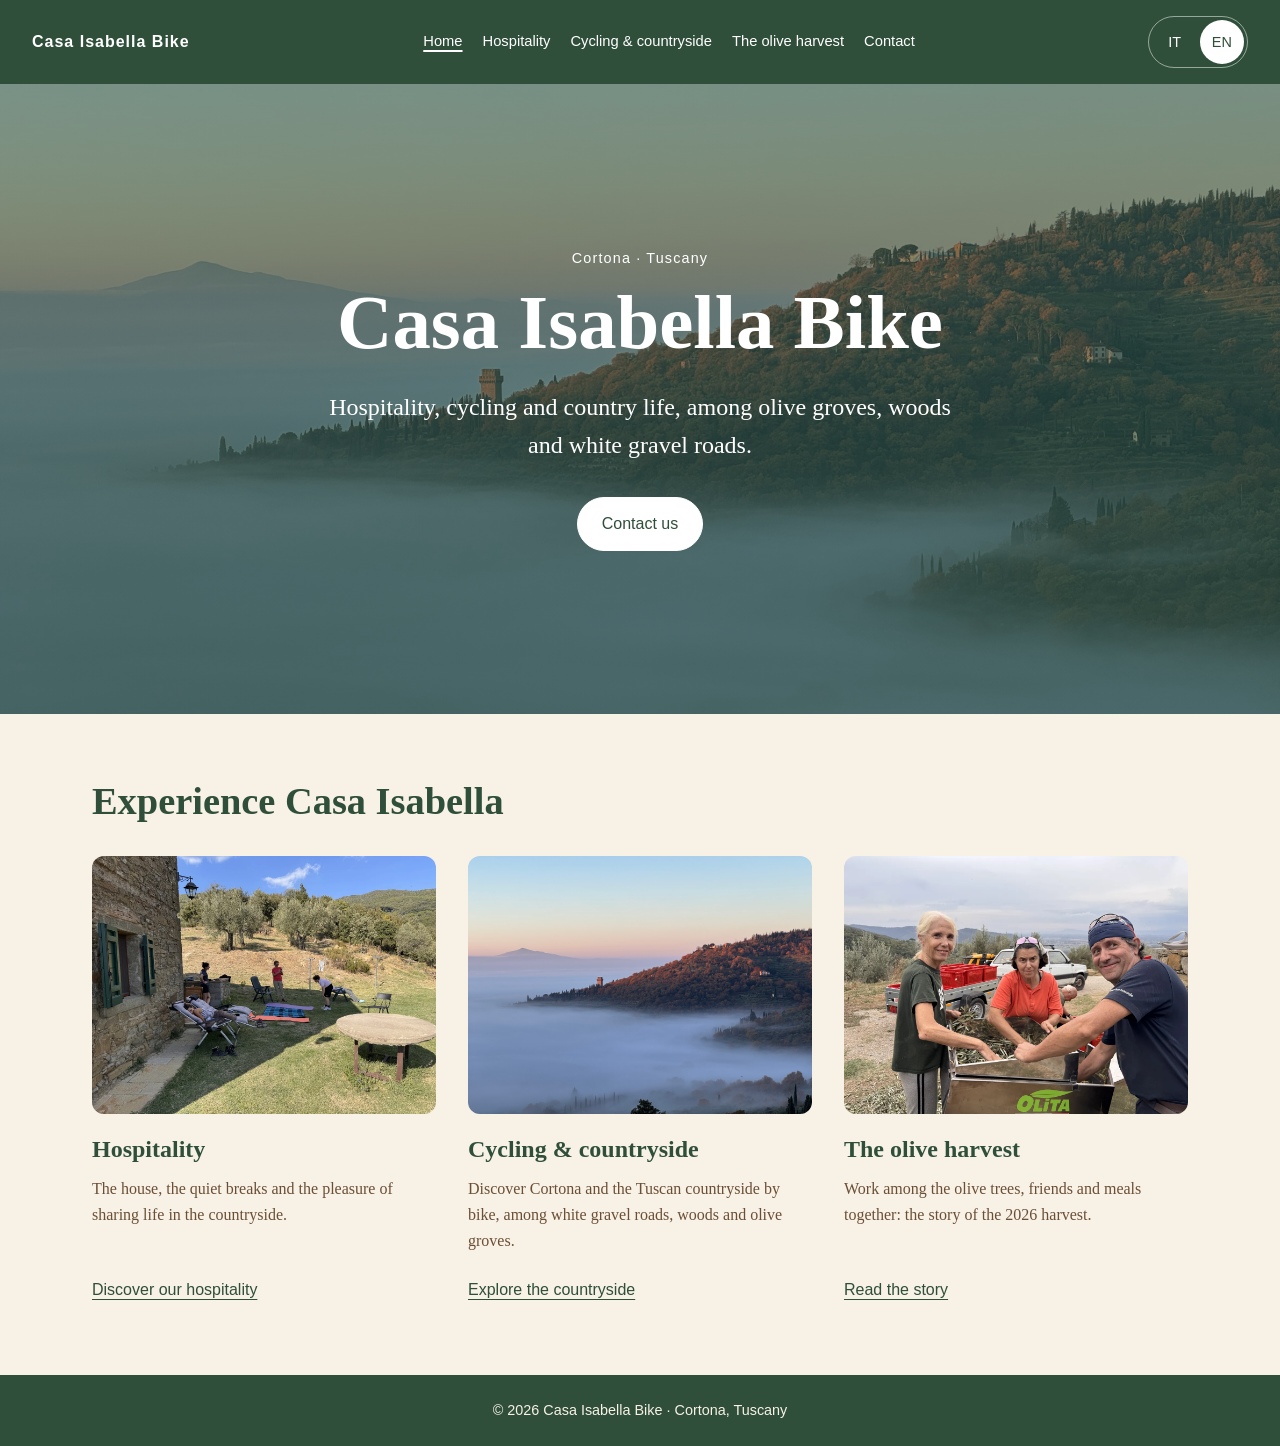
<file: index.html>
<!DOCTYPE html>
<html lang="it">
<head>
  <meta charset="UTF-8" />
  <meta name="viewport" content="width=device-width, initial-scale=1.0" />
  <title>Casa Isabella Bike | Ospitalità e campagna a Cortona</title>
  <meta name="description" content="Ospitalità, bicicletta e vita in campagna a Cortona. Scopri Casa Isabella Bike, il territorio e il racconto della raccolta delle olive." />
  <link rel="stylesheet" href="styles.css" />
  <script src="script.js" defer></script>
</head>
<body data-page="home">
  <a data-i18n="skip" class="skip-link" href="#contenuto">Vai al contenuto</a>
  <header class="site-header">
    <nav class="site-nav" aria-label="Navigazione principale">
      <a class="logo" href="index.html">Casa Isabella Bike</a>
      <div class="nav-links"><a data-i18n="nav.home" href="index.html" aria-current="page">Home</a>
<a data-i18n="nav.hospitality" href="ospitalita.html">Ospitalità</a>
<a data-i18n="nav.bike" href="bicicletta.html">Bicicletta e territorio</a>
<a data-i18n="nav.harvest" href="raccolta-olive.html">La raccolta delle olive</a>
<a data-i18n="nav.contact" href="contatti.html">Contatti</a></div>
      <div class="lang-switch" role="group" aria-label="Lingua / Language">
        <button type="button" id="lang-it" aria-pressed="true" aria-label="Italiano">IT</button>
        <button type="button" id="lang-en" aria-pressed="false" aria-label="English">EN</button>
      </div>
    </nav>
  </header>
  <main id="contenuto" tabindex="-1">
    <section class="home-hero" aria-labelledby="home-title">
      <div class="hero-copy">
        <p data-i18n="home.location" class="eyebrow">Cortona · Toscana</p>
        <h1 data-i18n="home.title" id="home-title">Casa Isabella Bike</h1>
        <p data-i18n="home.intro">Ospitalità, bicicletta e vita in campagna, tra ulivi, boschi e strade bianche.</p>
        <a data-i18n="cta.contact" class="button" href="contatti.html">Contattaci</a>
      </div>
    </section>
    <section class="container" aria-labelledby="experiences-title">
      <h2 data-i18n="home.experiences" id="experiences-title">Vivi Casa Isabella</h2>
      <div class="experience-grid"><article class="experience">
        <img src="images/raccolta-2026/pausa-davanti-casa.webp" width="1280" height="960" alt="Persone in pausa sul prato davanti alla casa in pietra, tra sedie, un tavolo e gli ulivi." data-i18n-alt="harvest.break.alt" loading="lazy" decoding="async" />
        <h3 data-i18n="nav.hospitality">Ospitalità</h3>
        <p data-i18n="home.hospitality">La casa, le pause e il piacere di condividere la vita in campagna.</p>
        <a data-i18n="home.hospitality.link" href="ospitalita.html">Scopri l’ospitalità</a>
      </article><article class="experience">
        <img src="images/hero003.jpg" width="4032" height="3024" alt="Colline intorno a Cortona al tramonto, sopra una distesa di nebbia." data-i18n-alt="bike.landscape.alt" loading="lazy" decoding="async" />
        <h3 data-i18n="nav.bike">Bicicletta e territorio</h3>
        <p data-i18n="home.bike">Cortona e la campagna toscana, da conoscere in bicicletta tra strade bianche, boschi e ulivi.</p>
        <a data-i18n="home.bike.link" href="bicicletta.html">Esplora il territorio</a>
      </article><article class="experience">
        <img src="images/raccolta-2026/raccolta-insieme.webp" width="1280" height="960" alt="Tre persone sorridono intorno a un banco di lavoro durante la raccolta, con cassette e ulivi alle spalle." data-i18n-alt="harvest.together.alt" loading="lazy" decoding="async" />
        <h3 data-i18n="harvest.title">La raccolta delle olive</h3>
        <p data-i18n="home.harvest">Il lavoro tra gli ulivi, gli amici e i momenti a tavola: il racconto della raccolta 2026.</p>
        <a data-i18n="home.harvest.link" href="raccolta-olive.html">Leggi il racconto</a>
      </article></div>
    </section>
  </main>
  <footer><span data-i18n="footer.text">© 2026 Casa Isabella Bike · Cortona, Toscana</span></footer>
</body>
</html>
</file>
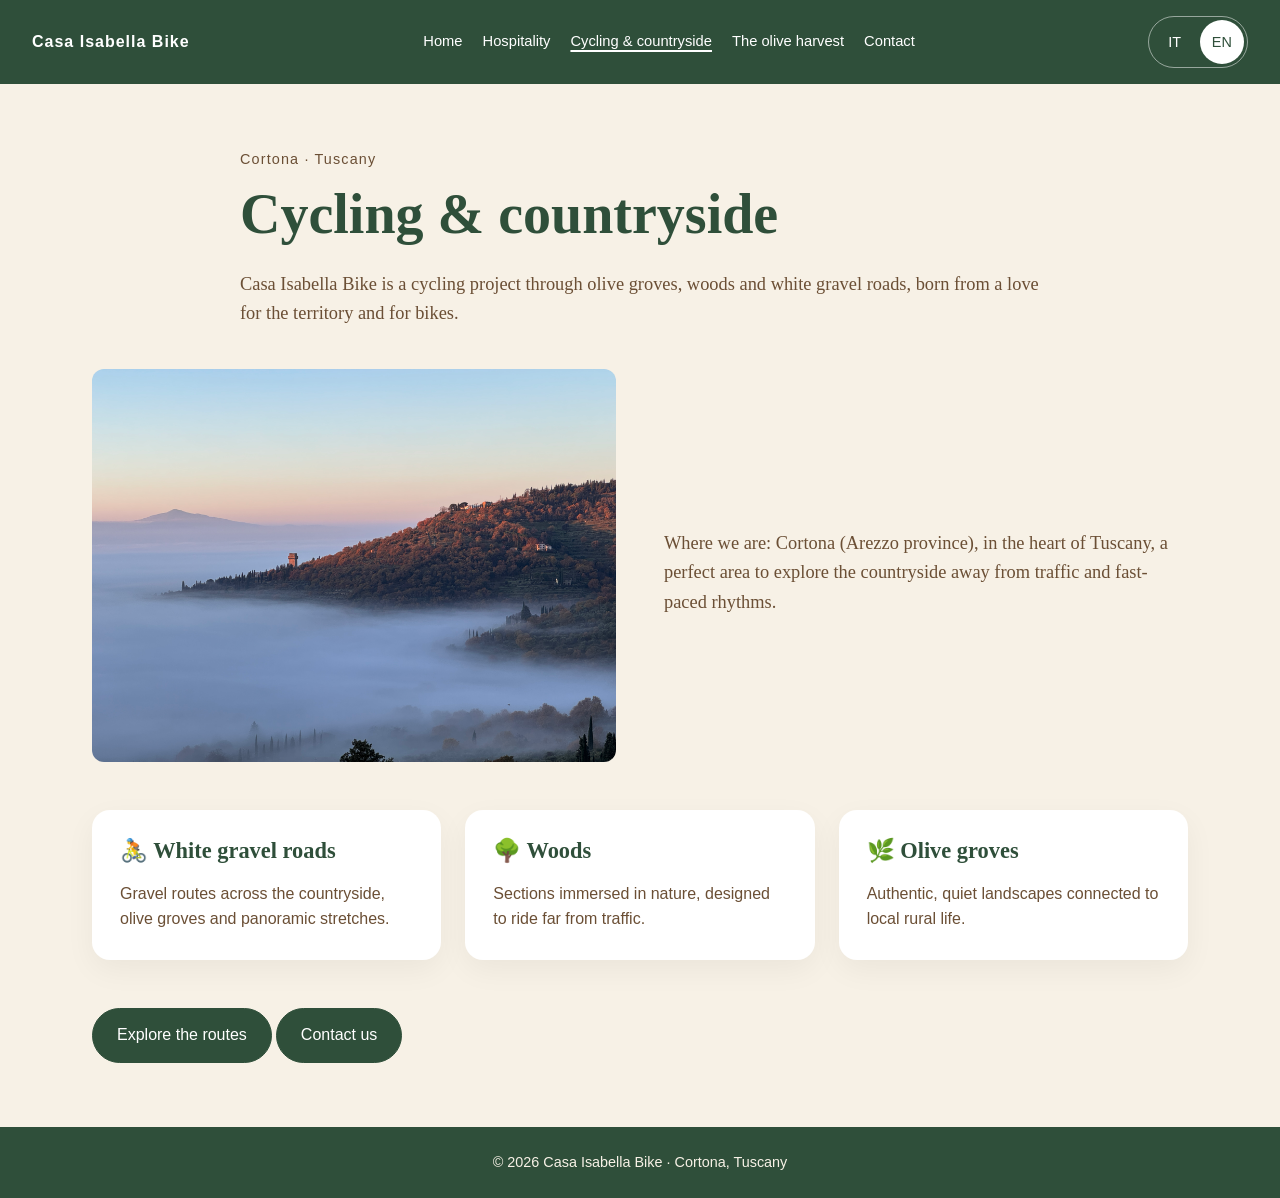
<file: bicicletta.html>
<!DOCTYPE html>
<html lang="it">
<head>
  <meta charset="UTF-8" />
  <meta name="viewport" content="width=device-width, initial-scale=1.0" />
  <title>Bicicletta e territorio | Casa Isabella Bike</title>
  <meta name="description" content="Cortona e la campagna toscana in bicicletta: strade bianche, boschi e ulivi nel territorio di Casa Isabella Bike." />
  <link rel="stylesheet" href="styles.css" />
  <script src="script.js" defer></script>
</head>
<body data-page="bike">
  <a data-i18n="skip" class="skip-link" href="#contenuto">Vai al contenuto</a>
  <header class="site-header">
    <nav class="site-nav" aria-label="Navigazione principale">
      <a class="logo" href="index.html">Casa Isabella Bike</a>
      <div class="nav-links"><a data-i18n="nav.home" href="index.html">Home</a>
<a data-i18n="nav.hospitality" href="ospitalita.html">Ospitalità</a>
<a data-i18n="nav.bike" href="bicicletta.html" aria-current="page">Bicicletta e territorio</a>
<a data-i18n="nav.harvest" href="raccolta-olive.html">La raccolta delle olive</a>
<a data-i18n="nav.contact" href="contatti.html">Contatti</a></div>
      <div class="lang-switch" role="group" aria-label="Lingua / Language">
        <button type="button" id="lang-it" aria-pressed="true" aria-label="Italiano">IT</button>
        <button type="button" id="lang-en" aria-pressed="false" aria-label="English">EN</button>
      </div>
    </nav>
  </header>
  <main id="contenuto" tabindex="-1">
    <div class="container">
      <div class="page-intro">
        <p data-i18n="bike.location" class="eyebrow">Cortona · Toscana</p>
        <h1 data-i18n="bike.title">Bicicletta e territorio</h1>
        <p data-i18n="project.p1">Casa Isabella Bike è un progetto di cicloturismo tra ulivi, boschi e strade bianche, nato dalla passione per il territorio e per la bicicletta.</p>
      </div>
      <div class="split-story">
        <img src="images/hero003.jpg" width="4032" height="3024" alt="Colline intorno a Cortona al tramonto, sopra una distesa di nebbia." data-i18n-alt="bike.landscape.alt" loading="eager" decoding="async" />
        <div class="story"><p data-i18n="project.p2">Dove siamo: Cortona (provincia di Arezzo), nel cuore della Toscana, in una zona perfetta per esplorare la campagna lontano dal traffico e dai ritmi veloci.</p></div>
      </div>
      <div class="route-grid"><section class="route-card"><h2 data-i18n="routes.card1.title">🚴 Strade bianche</h2><p data-i18n="routes.card1.body">Percorsi gravel tra campagna, uliveti e tratti panoramici.</p></section><section class="route-card"><h2 data-i18n="routes.card2.title">🌳 Boschi</h2><p data-i18n="routes.card2.body">Tratti immersi nella natura, pensati per pedalare lontano dal traffico.</p></section><section class="route-card"><h2 data-i18n="routes.card3.title">🌿 Ulivi</h2><p data-i18n="routes.card3.body">Paesaggi autentici, silenziosi e legati alla vita agricola del luogo.</p></section></div><div class="page-cta"><a data-i18n="catalog.link" class="button" href="percorsi.html">Scopri i percorsi</a> <a data-i18n="cta.contact" class="button" href="contatti.html">Contattaci</a></div>
    </div>
  </main>
  <footer><span data-i18n="footer.text">© 2026 Casa Isabella Bike · Cortona, Toscana</span></footer>
</body>
</html>
</file>
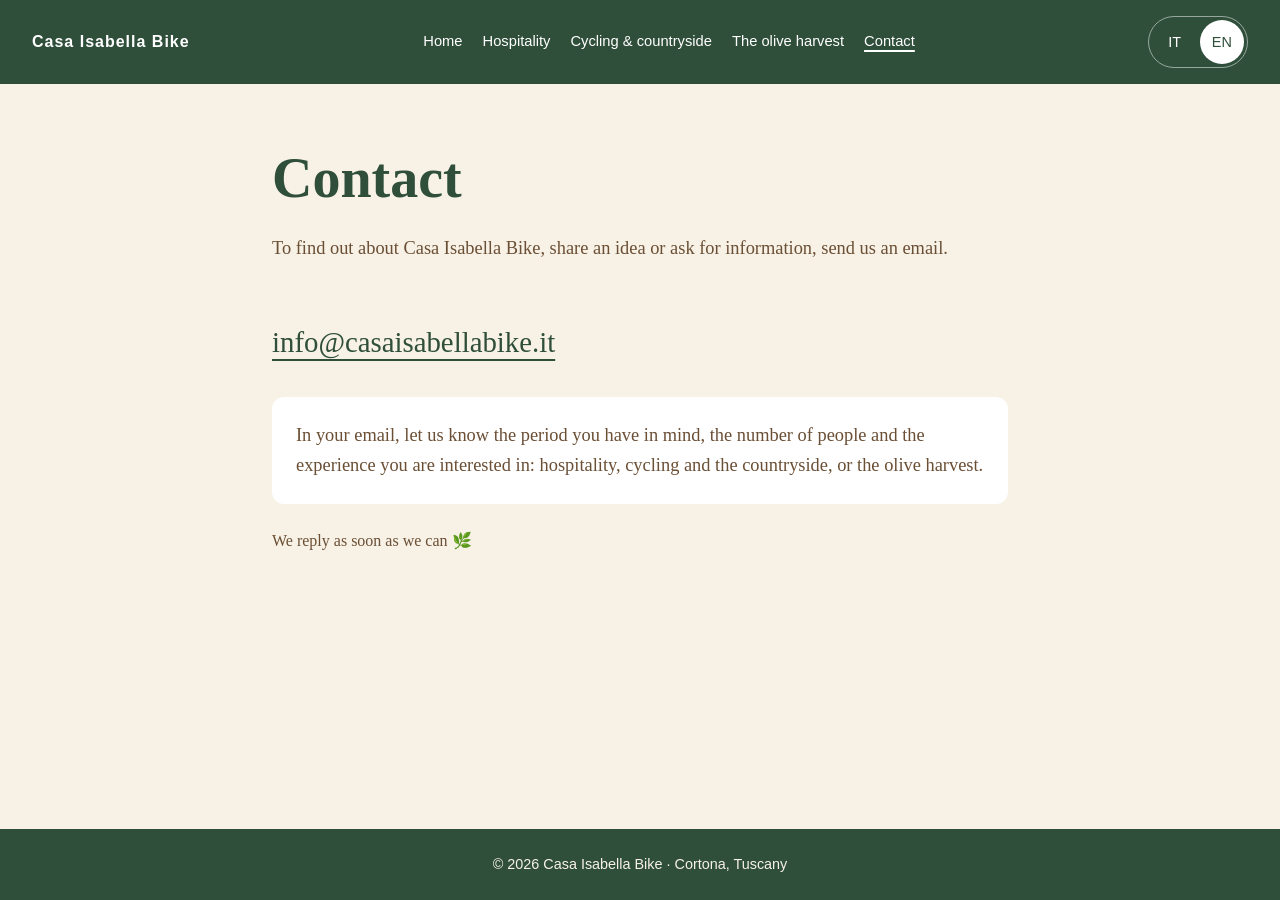
<file: contatti.html>
<!DOCTYPE html>
<html lang="it">
<head>
  <meta charset="UTF-8" />
  <meta name="viewport" content="width=device-width, initial-scale=1.0" />
  <title>Contatti | Casa Isabella Bike a Cortona</title>
  <meta name="description" content="Scrivi a info@casaisabellabike.it per informazioni su Casa Isabella Bike. Indica periodo, numero di persone ed esperienza di interesse." />
  <link rel="stylesheet" href="styles.css" />
  <script src="script.js" defer></script>
</head>
<body data-page="contact">
  <a data-i18n="skip" class="skip-link" href="#contenuto">Vai al contenuto</a>
  <header class="site-header">
    <nav class="site-nav" aria-label="Navigazione principale">
      <a class="logo" href="index.html">Casa Isabella Bike</a>
      <div class="nav-links"><a data-i18n="nav.home" href="index.html">Home</a>
<a data-i18n="nav.hospitality" href="ospitalita.html">Ospitalità</a>
<a data-i18n="nav.bike" href="bicicletta.html">Bicicletta e territorio</a>
<a data-i18n="nav.harvest" href="raccolta-olive.html">La raccolta delle olive</a>
<a data-i18n="nav.contact" href="contatti.html" aria-current="page">Contatti</a></div>
      <div class="lang-switch" role="group" aria-label="Lingua / Language">
        <button type="button" id="lang-it" aria-pressed="true" aria-label="Italiano">IT</button>
        <button type="button" id="lang-en" aria-pressed="false" aria-label="English">EN</button>
      </div>
    </nav>
  </header>
  <main id="contenuto" tabindex="-1">
    <div class="container contact-page">
      <div class="page-intro">
        <h1 data-i18n="contact.title">Contatti</h1>
        <p data-i18n="contact.intro">Per conoscere Casa Isabella Bike, raccontarci un’idea o chiedere informazioni, scrivici.</p>
      </div>
      <a class="contact-email" href="mailto:info@casaisabellabike.it">info@casaisabellabike.it</a>
      <div class="contact-prompt"><p data-i18n="contact.prompt">Nella tua email indica il periodo che hai in mente, il numero di persone e l’esperienza di interesse: ospitalità, bicicletta e territorio o raccolta delle olive.</p></div>
      <p data-i18n="contact.note" class="contact-note">Rispondiamo appena possibile 🌿</p>
    </div>
  </main>
  <footer><span data-i18n="footer.text">© 2026 Casa Isabella Bike · Cortona, Toscana</span></footer>
</body>
</html>
</file>
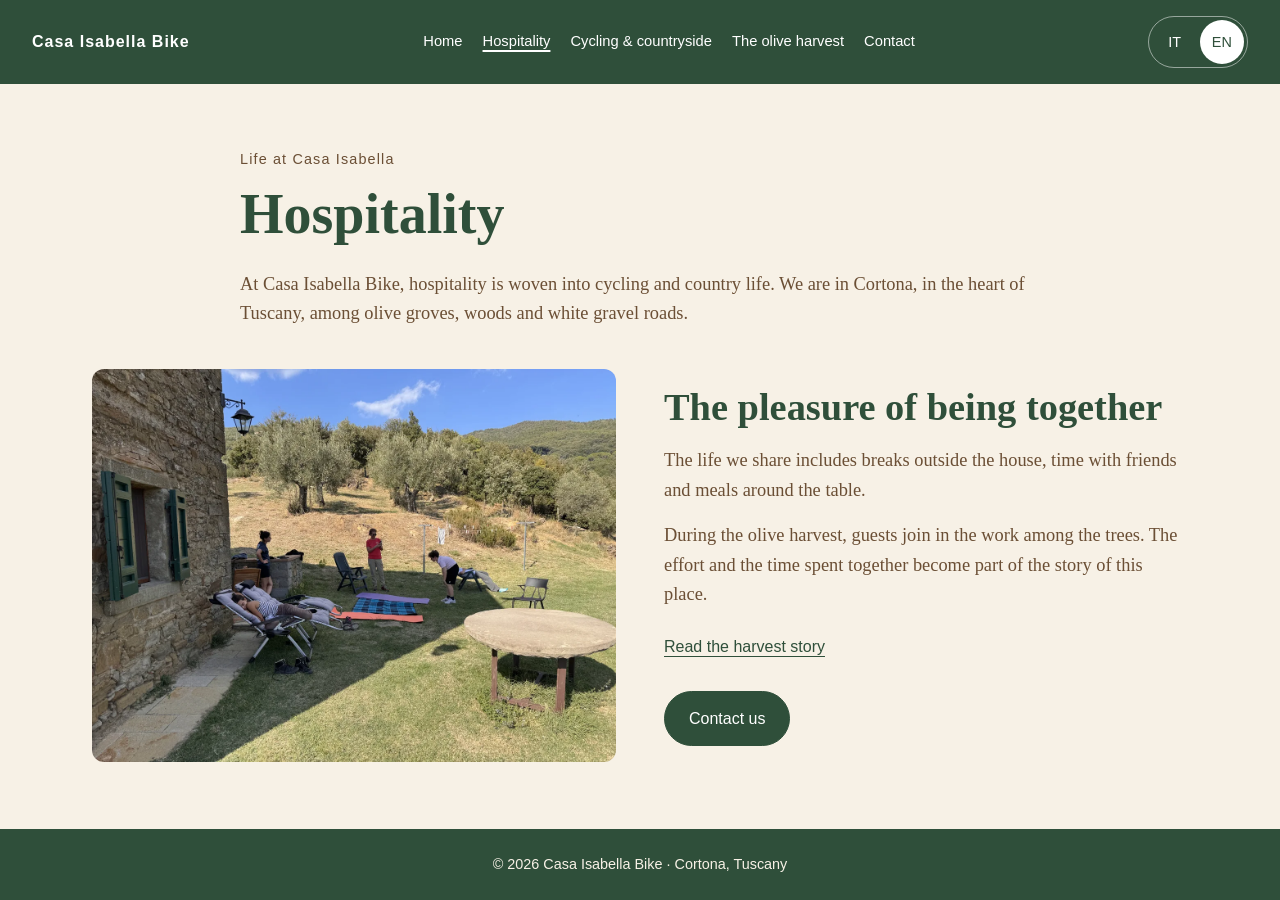
<file: ospitalita.html>
<!DOCTYPE html>
<html lang="it">
<head>
  <meta charset="UTF-8" />
  <meta name="viewport" content="width=device-width, initial-scale=1.0" />
  <title>Ospitalità | Casa Isabella Bike a Cortona</title>
  <meta name="description" content="La vita condivisa a Casa Isabella Bike, tra ospitalità, pause davanti alla casa e campagna a Cortona, in Toscana." />
  <link rel="stylesheet" href="styles.css" />
  <script src="script.js" defer></script>
</head>
<body data-page="hospitality">
  <a data-i18n="skip" class="skip-link" href="#contenuto">Vai al contenuto</a>
  <header class="site-header">
    <nav class="site-nav" aria-label="Navigazione principale">
      <a class="logo" href="index.html">Casa Isabella Bike</a>
      <div class="nav-links"><a data-i18n="nav.home" href="index.html">Home</a>
<a data-i18n="nav.hospitality" href="ospitalita.html" aria-current="page">Ospitalità</a>
<a data-i18n="nav.bike" href="bicicletta.html">Bicicletta e territorio</a>
<a data-i18n="nav.harvest" href="raccolta-olive.html">La raccolta delle olive</a>
<a data-i18n="nav.contact" href="contatti.html">Contatti</a></div>
      <div class="lang-switch" role="group" aria-label="Lingua / Language">
        <button type="button" id="lang-it" aria-pressed="true" aria-label="Italiano">IT</button>
        <button type="button" id="lang-en" aria-pressed="false" aria-label="English">EN</button>
      </div>
    </nav>
  </header>
  <main id="contenuto" tabindex="-1">
    <div class="container">
      <div class="page-intro">
        <p data-i18n="hospitality.location" class="eyebrow">La vita a Casa Isabella</p>
        <h1 data-i18n="hospitality.title">Ospitalità</h1>
        <p data-i18n="hospitality.intro">A Casa Isabella Bike l’ospitalità si intreccia con la bicicletta e la vita in campagna. Siamo a Cortona, nel cuore della Toscana, tra ulivi, boschi e strade bianche.</p>
      </div>
      <div class="split-story">
        <img src="images/raccolta-2026/pausa-davanti-casa.webp" width="1280" height="960" alt="Persone in pausa sul prato davanti alla casa in pietra, tra sedie, un tavolo e gli ulivi." data-i18n-alt="harvest.break.alt" loading="eager" decoding="async" />
        <section class="story" aria-labelledby="shared-title">
          <h2 data-i18n="hospitality.shared.title" id="shared-title">Il piacere di stare insieme</h2>
          <p data-i18n="hospitality.shared.p1">La vita condivisa passa anche dalle pause davanti alla casa, dagli amici e dai momenti a tavola.</p>
          <p data-i18n="hospitality.shared.p2">Durante la raccolta delle olive, gli ospiti partecipano al lavoro tra gli ulivi. La fatica e il tempo trascorso insieme diventano parte del racconto del luogo.</p>
          <a data-i18n="hospitality.harvest.link" class="text-link" href="raccolta-olive.html">Leggi il racconto della raccolta</a><br />
          <a data-i18n="cta.contact" class="button" href="contatti.html">Contattaci</a>
        </section>
      </div>
    </div>
  </main>
  <footer><span data-i18n="footer.text">© 2026 Casa Isabella Bike · Cortona, Toscana</span></footer>
</body>
</html>
</file>
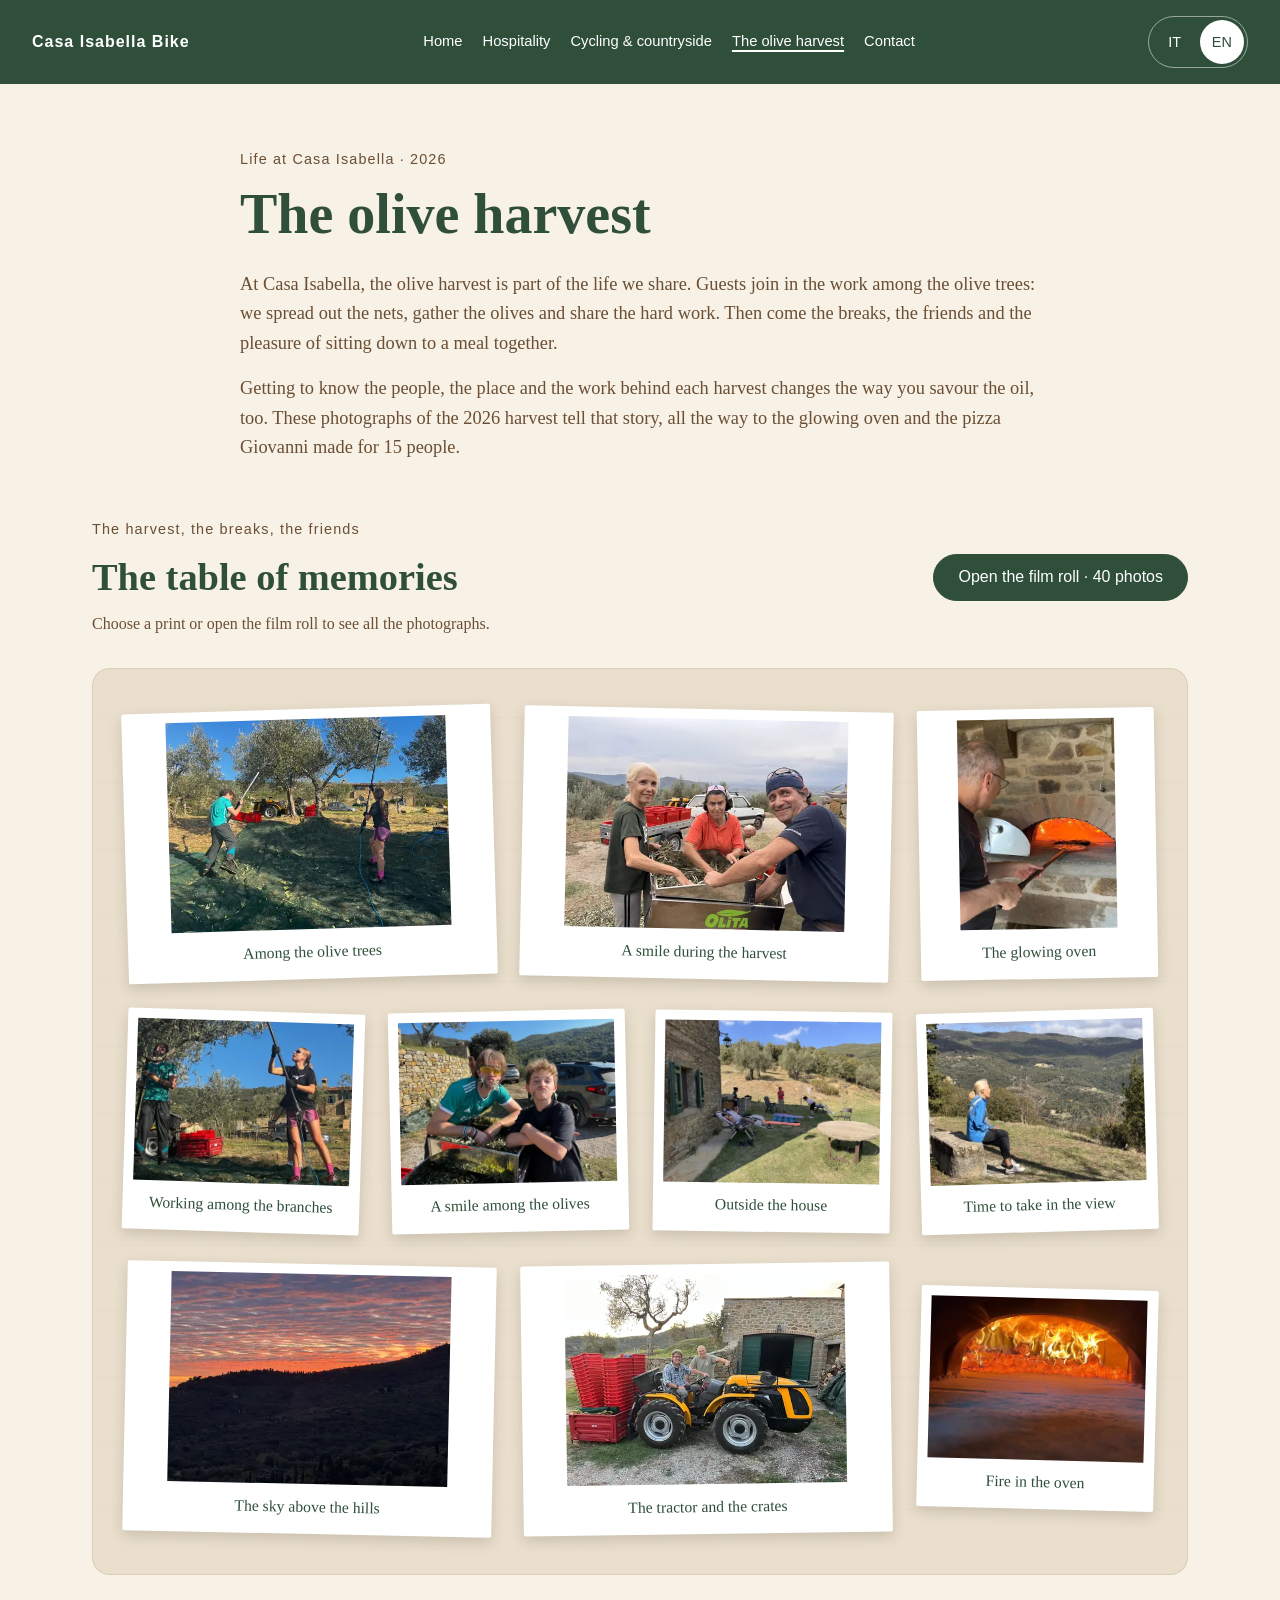
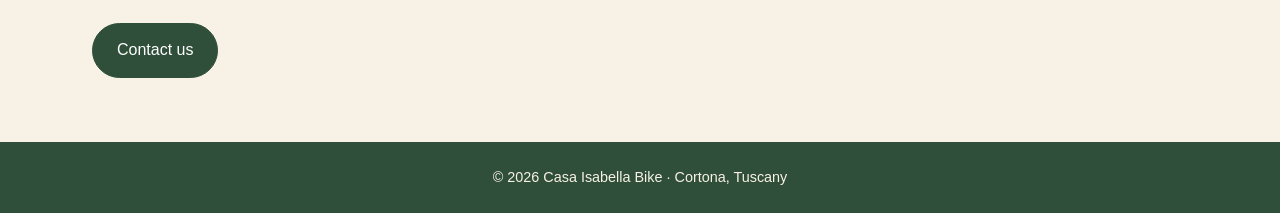
<file: raccolta-olive.html>
<!DOCTYPE html>
<html lang="it">
<head>
  <meta charset="UTF-8" />
  <meta name="viewport" content="width=device-width, initial-scale=1.0" />
  <title>La raccolta delle olive 2026 | Casa Isabella Bike</title>
  <meta name="description" content="Il racconto fotografico della raccolta delle olive 2026 a Casa Isabella: lavoro condiviso, amici e pizza dal forno acceso." />
  <link rel="stylesheet" href="styles.css" />
  <link rel="stylesheet" href="ricordi.css" />
  <script src="script.js" defer></script>
  <script src="raccolta-foto.js" defer></script>
  <script src="ricordi.js" defer></script>
</head>
<body data-page="harvest">
  <a data-i18n="skip" class="skip-link" href="#contenuto">Vai al contenuto</a>
  <header class="site-header">
    <nav class="site-nav" aria-label="Navigazione principale">
      <a class="logo" href="index.html">Casa Isabella Bike</a>
      <div class="nav-links"><a data-i18n="nav.home" href="index.html">Home</a>
<a data-i18n="nav.hospitality" href="ospitalita.html">Ospitalità</a>
<a data-i18n="nav.bike" href="bicicletta.html">Bicicletta e territorio</a>
<a data-i18n="nav.harvest" href="raccolta-olive.html" aria-current="page">La raccolta delle olive</a>
<a data-i18n="nav.contact" href="contatti.html">Contatti</a></div>
      <div class="lang-switch" role="group" aria-label="Lingua / Language">
        <button type="button" id="lang-it" aria-pressed="true" aria-label="Italiano">IT</button>
        <button type="button" id="lang-en" aria-pressed="false" aria-label="English">EN</button>
      </div>
    </nav>
  </header>
  <main id="contenuto" tabindex="-1">
  <section id="raccolta" class="container harvest" aria-labelledby="harvest-title">
    <div class="harvest-story page-intro">
      <p class="eyebrow" data-i18n="harvest.year">Vita a Casa Isabella · 2026</p>
      <h1 id="harvest-title" data-i18n="harvest.title">La raccolta delle olive</h1>
      <p data-i18n="harvest.p1">A Casa Isabella la raccolta delle olive è un pezzo di vita condivisa. Gli ospiti partecipano al lavoro tra gli ulivi: si stendono le reti, si raccolgono le olive e si fa fatica insieme. Poi arrivano le pause, gli amici e il piacere di ritrovarsi a tavola.</p>
      <p data-i18n="harvest.p2">Conoscere le persone, il luogo e il lavoro che stanno dietro a ogni raccolto cambia anche il modo di gustare l’olio. Le fotografie della raccolta 2026 raccontano questo percorso, fino al forno acceso e alla pizza preparata da Giovanni per 15 persone.</p>
    </div>

    <section class="memories" aria-labelledby="memories-title">
      <div class="memories-heading">
        <div>
          <p class="eyebrow" data-album-i18n="tableEyebrow">La raccolta, le pause, gli amici</p>
          <h2 id="memories-title" data-album-i18n="tableTitle">Il tavolo dei ricordi</h2>
          <p data-album-i18n="tableIntro">Scegli una stampa o apri il rullino per guardare tutte le fotografie.</p>
        </div>
        <button class="button open-album" type="button" id="open-album" aria-haspopup="dialog" hidden>Apri il rullino</button>
      </div>
      <div id="memory-table" class="memory-table"></div>
      <noscript><p>Per aprire il rullino fotografico, attiva JavaScript. / Enable JavaScript to open the photo viewer.</p></noscript>
    </section>

    <dialog id="photo-album" class="album-dialog" aria-labelledby="album-title" aria-describedby="album-help">
      <div class="album-header">
        <h2 id="album-title" data-album-i18n="viewerTitle">Il rullino</h2>
        <div class="album-language" role="group" aria-label="Lingua / Language">
          <button type="button" data-album-lang="it" aria-label="Italiano" aria-pressed="true">IT</button>
          <button type="button" data-album-lang="en" aria-label="English" aria-pressed="false">EN</button>
        </div>
        <button type="button" id="album-close" class="album-close"><span aria-hidden="true">×</span> <span data-album-i18n="close">Chiudi</span></button>
      </div>
      <div class="film-frame" id="film-frame" aria-busy="false">
        <img id="film-preview" alt="" aria-hidden="true" />
        <img id="film-image" alt="" decoding="async" />
        <div id="film-error" class="film-error" role="alert" hidden>
          <p data-album-i18n="error">La fotografia non si è caricata.</p>
          <button type="button" id="album-retry" data-album-i18n="retry">Riprova</button>
        </div>
      </div>
      <div class="film-controls">
        <button type="button" id="album-prev"><span aria-hidden="true">←</span> <span data-album-i18n="previous">Precedente</span></button>
        <p id="album-counter" role="status" aria-live="polite" aria-atomic="true"></p>
        <button type="button" id="album-next"><span data-album-i18n="next">Successiva</span> <span aria-hidden="true">→</span></button>
      </div>
      <div class="film-description">
        <p id="album-caption"></p>
        <p id="album-original" class="album-original"></p>
      </div>
      <ol id="filmstrip" class="filmstrip" aria-label="Miniature"></ol>
      <p id="album-help" class="album-help" data-album-i18n="help">Frecce o swipe per sfogliare. Esc per chiudere.</p>
    </dialog>
    <div class="page-cta"><a data-i18n="cta.contact" class="button" href="contatti.html">Contattaci</a></div>
  </section>
  </main>
  <footer><span data-i18n="footer.text">© 2026 Casa Isabella Bike · Cortona, Toscana</span></footer>
</body>
</html>
</file>
<file: styles.css>
:root {
  --green: #2f4f3a;
  --olive: #7a7f45;
  --cream: #f7f1e6;
  --brown: #6b4f35;
  --white: #ffffff;
}

* { box-sizing: border-box; margin: 0; padding: 0; }
html { scroll-behavior: smooth; }
body { min-height: 100vh; display: flex; flex-direction: column; font-family: Georgia, "Times New Roman", serif; background: var(--cream); color: var(--green); line-height: 1.6; }
main { flex: 1; }
a { color: inherit; text-underline-offset: 0.25em; }
a:focus-visible, button:focus-visible { outline: 3px solid var(--green); outline-offset: 5px; }
.site-header a:focus-visible, .site-header button:focus-visible, .home-hero a:focus-visible { outline-color: var(--white); }
.skip-link { position: absolute; top: -6rem; left: 1rem; z-index: 2; padding: 0.75rem 1rem; background: var(--white); }
.skip-link:focus { top: 1rem; }
.site-header { background: var(--green); color: var(--white); }
.site-nav { max-width: 1280px; margin: auto; padding: 1rem 2rem; display: grid; grid-template-columns: auto minmax(0, 1fr) auto; align-items: center; gap: 0.5rem 1.5rem; font-family: Arial, sans-serif; }
.logo { font-weight: bold; letter-spacing: 1px; text-decoration: none; padding: 0.6rem 0; }
.nav-links { display: flex; flex-wrap: wrap; justify-content: center; gap: 0.25rem 1.25rem; }
.nav-links a { display: inline-flex; align-items: center; min-height: 44px; padding: 0.5rem 0; text-decoration: none; font-size: 0.92rem; }
.nav-links a[aria-current="page"] { text-decoration: underline; text-decoration-thickness: 2px; }
.nav-links a:hover { text-decoration: underline; }
.lang-switch { display: flex; border: 1px solid rgba(255,255,255,0.5); border-radius: 999px; padding: 0.2rem; gap: 0.2rem; }
.lang-switch button { appearance: none; min-width: 44px; min-height: 44px; border: none; border-radius: 999px; background: transparent; color: var(--white); font: inherit; font-size: 0.9rem; cursor: pointer; }
.lang-switch button[aria-pressed="true"] { background: var(--white); color: var(--green); }
.home-hero { min-height: 490px; min-height: min(70vh, 680px); display: flex; align-items: center; justify-content: center; padding: 4rem 1.5rem; text-align: center; color: var(--white); background: linear-gradient(rgba(47,79,58,0.55), rgba(47,79,58,0.65)), url("images/hero003.jpg") center / cover; }
.hero-copy { max-width: 800px; }
.eyebrow { font: 0.9rem/1.6 Arial, sans-serif; letter-spacing: 0.08em; margin-bottom: 0.8rem; }
.hero-copy h1 { font-size: clamp(2.8rem, 6vw, 5rem); line-height: 1.05; margin-bottom: 1.5rem; }
.hero-copy > p:not(.eyebrow) { max-width: 650px; margin: 0 auto 2rem; font-size: clamp(1.15rem, 2.5vw, 1.5rem); }
.button { display: inline-block; border: 1px solid var(--green); border-radius: 999px; padding: 0.85rem 1.5rem; background: var(--green); color: var(--white); text-decoration: none; font-family: Arial, sans-serif; }
.button:hover { background: var(--brown); border-color: var(--brown); }
.home-hero .button { background: var(--white); color: var(--green); border-color: var(--white); }
.home-hero .button:hover { background: var(--cream); }
.container { width: 100%; max-width: 1160px; padding: 4rem 2rem; margin: auto; }
h2 { font-size: clamp(1.9rem, 4vw, 2.4rem); line-height: 1.2; margin-bottom: 1rem; }
.experience-grid { display: grid; grid-template-columns: repeat(3, minmax(0, 1fr)); gap: 2rem; margin-top: 2rem; }
.experience { display: flex; flex-direction: column; }
.experience img { display: block; width: 100%; height: auto; border-radius: 12px; }
.experience h3 { font-size: 1.5rem; line-height: 1.25; margin: 1.25rem 0 0.75rem; }
.experience p { color: var(--brown); margin-bottom: 1rem; }
.experience > a { margin-top: auto; align-self: start; padding: 0.5rem 0; font-family: Arial, sans-serif; }
.page-intro { max-width: 800px; margin: 0 auto 2.5rem; }
.page-intro .eyebrow { color: var(--brown); }
.page-intro h1 { font-size: clamp(2.4rem, 5vw, 3.5rem); line-height: 1.1; margin-bottom: 1.5rem; overflow-wrap: break-word; }
.page-intro > p:not(.eyebrow), .story p { font-size: 1.15rem; color: var(--brown); margin-top: 1rem; }
.split-story { display: grid; grid-template-columns: 1fr 1fr; gap: 3rem; align-items: center; }
.split-story img { display: block; width: 100%; height: auto; border-radius: 12px; }
.story .button { margin-top: 1.5rem; }
.story .text-link { display: inline-block; margin-top: 1rem; padding: 0.5rem 0; font-family: Arial, sans-serif; }
.route-grid { display: grid; grid-template-columns: repeat(3, minmax(0, 1fr)); gap: 1.5rem; margin-top: 3rem; }
.route-card { background: var(--white); border-radius: 18px; padding: 1.75rem; box-shadow: 0 10px 30px rgba(0,0,0,0.05); }
.route-card h2 { font-size: 1.4rem; }
.route-card p { color: var(--brown); font-family: Arial, sans-serif; }
.page-cta { margin-top: 3rem; }
.harvest-story { max-width: 800px; margin: 0 auto 2.5rem; }
.harvest-gallery { display: grid; grid-template-columns: repeat(2, minmax(0, 1fr)); gap: 2rem 1.5rem; }
.harvest-gallery img { display: block; width: 100%; height: auto; border-radius: 12px; }
.harvest-gallery figcaption { margin-top: 0.75rem; color: var(--brown); font: 0.95rem/1.5 Arial, sans-serif; }
.harvest-evening { grid-column: 1 / -1; max-width: 420px; width: 100%; margin: auto; }
.contact-page { max-width: 800px; }
.contact-email { display: inline-block; margin: 0.5rem 0 1.5rem; padding: 0.5rem 0; font-size: clamp(1.15rem, 4vw, 1.8rem); overflow-wrap: anywhere; }
.contact-prompt { padding: 1.5rem; background: var(--white); border-radius: 12px; }
.contact-prompt p { color: var(--brown); font-size: 1.15rem; }
.contact-note { margin-top: 1.5rem; color: var(--brown); }
footer { padding: 1.5rem; text-align: center; background: var(--green); color: var(--cream); font: 0.9rem/1.6 Arial, sans-serif; }

@media (max-width: 1100px) {
  .site-nav { grid-template-columns: minmax(0, 1fr) auto; }
  .nav-links { grid-column: 1 / -1; grid-row: 2; }
  .lang-switch { grid-column: 2; grid-row: 1; }
}
@media (max-width: 700px) {
  .site-nav { padding: 0.75rem 1.25rem; gap: 0.5rem; }
  .logo { font-size: 0.9rem; letter-spacing: 0.5px; }
  .nav-links { gap: 0 1rem; }
  .nav-links a { font-size: 0.9rem; }
  .home-hero { min-height: 420px; padding: 3rem 1.5rem; }
  .container { padding: 3rem 1.5rem; }
  .experience-grid, .split-story, .route-grid, .harvest-gallery { grid-template-columns: minmax(0, 1fr); }
  .experience-grid { gap: 2.5rem; }
  .split-story { gap: 2rem; }
  .route-grid { margin-top: 2rem; }
  .page-intro { margin-bottom: 2rem; }
}
@media (prefers-reduced-motion: reduce) {
  html { scroll-behavior: auto; }
}
.paths .page-intro { margin: 2rem 0; }
.filters, .path-actions { display: flex; flex-wrap: wrap; gap: .75rem; margin: 1.5rem 0; }
.filters button, #stop { border: 1px solid var(--green); background: transparent; color: var(--green); padding: .75rem 1.1rem; border-radius: 999px; font: 1rem Arial, sans-serif; cursor: pointer; }
.filters button[aria-pressed="true"] { background: var(--green); color: white; }
.paths-list { display: grid; grid-template-columns: repeat(auto-fit, minmax(min(100%, 300px), 1fr)); gap: 1rem; }
.path-card { background: white; border-radius: 18px; padding: 1.75rem; }
.path-card h2 { font-size: 1.6rem; }
.path-card button, .path-actions button { cursor: pointer; font-size: 1rem; }
.path-detail { margin-top: 3rem; scroll-margin-top: 1rem; }
.path-detail > .eyebrow { margin-top: 2rem; }
.path-detail > p { margin-bottom: .7rem; }
#map { height: min(65vh, 560px); min-height: 340px; background: #d9ded4; z-index: 0; }
#map-status, #location-status { font-family: Arial, sans-serif; }
.route-speed-legend { margin-top: .8rem; font: .9rem/1.4 Arial, sans-serif; }
.route-speed-bar { height: 10px; margin-top: .4rem; border-radius: 6px; background: linear-gradient(to right,#154ea6,#2185c5,#53b5cf,#d6dce0,#f3b37c,#df6447,#ac2428); }
.route-speed-labels { display: flex; justify-content: space-between; gap: .5rem; }
.route-speed-legend small { display: block; margin-top: .3rem; }


.route-map-profile { display: grid; grid-template-columns: minmax(0, 1fr) minmax(0, 1fr); gap: 1.5rem; align-items: start; margin-top: 1.25rem; }
.route-map-panel, #profile { min-width: 0; }
#profile { font-family: Arial, sans-serif; }
#route-playback { font-family: Arial, sans-serif; }
#route-playback .profile-controls { margin: 1rem 0 .4rem; }
@media (max-width: 800px) { .route-map-profile { grid-template-columns: minmax(0, 1fr); } }
#profile h3 { font: bold 1.6rem Georgia, serif; margin-bottom: 1rem; }
.profile-tabs, .profile-controls { display: flex; flex-wrap: wrap; gap: .6rem; margin: 1rem 0; }
.profile-tabs button, .profile-controls button { min-height: 44px; padding: .65rem 1.1rem; border: 1px solid var(--green); border-radius: 999px; background: white; color: var(--green); font: inherit; cursor: pointer; }
.profile-tabs button[aria-pressed="true"], .profile-controls button:not(:disabled):hover { background: var(--green); color: white; }
.profile-controls button:disabled { opacity: .5; cursor: default; }
#profile-estimate, #profile-hint { margin: .4rem 0; }
#profile-chart { display: block; width: 100%; height: auto; background: white; border: 1px solid #b7c2b7; border-radius: 8px; touch-action: none; cursor: crosshair; }
#profile-chart:focus-visible { outline: 3px solid var(--green); outline-offset: 4px; }
#profile-grid line { stroke: #d8e0d8; stroke-width: 1; }
#profile-grid text, #profile-x-label { fill: #294736; font: 14px Arial, sans-serif; }
#profile-path { fill: none; stroke: #a33b20; stroke-width: 2.5; stroke-linejoin: round; }
#profile-cursor { stroke: #612d75; stroke-width: 2.5; }
#profile-dot { fill: #612d75; stroke: white; stroke-width: 2; }
.profile-readout { margin-top: .8rem; font-weight: bold; }
.route-position-icon span { display: grid; place-items: center; width: 28px; height: 28px; color: white; background: #612d75; border: 2px solid white; border-radius: 50%; font-size: 17px; box-shadow: 0 1px 5px #333; }
.route-photo-icon span { display: grid; place-items: center; width: 30px; height: 30px; color: white; background: #6b4f35; border: 2px solid white; border-radius: 50%; font: bold 20px Arial, sans-serif; box-shadow: 0 1px 5px #333; }
.route-photo-gallery { margin-top: 2rem; font-family: Arial, sans-serif; }
.route-photo-gallery h3 { font: bold 1.45rem Georgia, serif; margin-bottom: .5rem; }
.route-photo-gallery p { margin-bottom: .75rem; }
.route-photo-list { display: grid; grid-template-columns: repeat(auto-fill, minmax(120px, 1fr)); gap: .7rem; padding: .25rem .1rem .75rem; }
.route-photo-list button { border: 1px solid #b7c2b7; border-radius: 8px; padding: .35rem; background: white; color: var(--green); text-align: left; cursor: pointer; }
.route-photo-list button:focus-visible { outline: 3px solid var(--green); outline-offset: 2px; }
.route-photo-list img { display: block; width: 100%; height: 90px; object-fit: cover; border-radius: 4px; }
.route-photo-list span { display: block; padding: .35rem .1rem; font: .85rem/1.3 Arial, sans-serif; }
#route-photo:not([hidden]) { max-width: 720px; margin: 2rem auto 0; animation: route-photo-in .45s ease-out; }
#route-photo h3 { font-size: 1.45rem; margin-bottom: .75rem; }
.route-photo-controls { display: flex; flex-wrap: wrap; align-items: center; gap: .6rem; margin: 0 0 .8rem; font-family: Arial, sans-serif; }
.route-photo-controls button { min-height: 44px; padding: .6rem 1rem; border: 1px solid var(--green); border-radius: 999px; background: white; color: var(--green); font: inherit; cursor: pointer; }
.route-photo-controls button:disabled { opacity: .5; cursor: default; }
#route-photo img { display: block; width: 100%; height: auto; border-radius: 12px; }
#route-photo figcaption { margin-top: .6rem; color: var(--brown); font: 1rem/1.5 Arial, sans-serif; }
@keyframes route-photo-in { from { opacity: 0; } to { opacity: 1; } }
@media (prefers-reduced-motion: reduce) { #route-photo:not([hidden]) { animation: none; } }
@media (max-width: 700px) {
  #profile-grid text, #profile-x-label { font-size: 21px; }
}
.route-film { margin: 2rem 0; font-family: Arial, sans-serif; }
.route-film h3 { font: bold 1.45rem Georgia, serif; margin-bottom: .5rem; }
.film-view { position: relative; height: min(62vw, 540px); min-height: 320px; overflow: hidden; border-radius: 12px; background: #d8e0da; }
.film-map { width: 100%; height: 100%; }
.film-photo { position: absolute; left: 1rem; bottom: 2.5rem; width: min(34%, 240px); margin: 0; padding: .5rem; background: white; border-radius: 6px; box-shadow: 0 5px 20px #0006; transform: rotate(-2deg); }
.film-photo img { display: block; width: 100%; max-height: 180px; object-fit: contain; }
.film-photo figcaption { padding: .5rem .2rem .15rem; color: #342d26; font: .9rem/1.3 Arial, sans-serif; }
.film-controls { display: flex; flex-wrap: wrap; gap: .6rem; margin-top: .75rem; }
.film-controls[hidden], .film-view[hidden], .film-photo[hidden] { display: none; }
.film-controls button, .film-open { padding: .65rem 1rem; border: 1px solid var(--green); border-radius: 999px; background: white; color: var(--green); font: inherit; cursor: pointer; }
@media (max-width: 600px) { .film-photo { width: 46%; left: .6rem; bottom: 2rem; } .film-photo img { max-height: 120px; } }
.route-map-panel { position: relative; }
#map.route-map-backing { position: absolute; width: 500px; height: 350px; visibility: hidden; pointer-events: none; }
.route-map-panel .route-film { margin: 0; }
.route-map-panel .film-view { height: 440px; min-height: 300px; }
#route-playback { display: none; }
.film-photo-marker { display: grid; place-items: center; width: 30px; height: 30px; padding: 0; border: 2px solid white; border-radius: 50%; background: #6b4f35; box-shadow: 0 1px 5px #333; cursor: pointer; }
.film-gps { display: block; width: 18px; height: 18px; border: 3px solid white; border-radius: 50%; background: #1769aa; box-shadow: 0 1px 5px #333; }
@media (max-width: 800px) { .route-map-panel .film-view { height: 360px; } }
.film-photo { z-index: 5; }
.film-photo-marker { color: white; z-index: 3; }
.film-photo-marker svg { width: 19px; height: 19px; pointer-events: none; }
.film-photo-controls { display: flex; flex-wrap: wrap; align-items: center; gap: .3rem; margin-bottom: .35rem; font: .75rem/1.2 Arial, sans-serif; }
.film-photo-controls[hidden] { display: none; }
.film-photo-controls button { padding: .35rem; border: 1px solid #6b4f35; border-radius: 4px; background: white; color: #342d26; font: inherit; cursor: pointer; }
.film-photo-controls button:disabled { opacity: .45; }
.film-map-controls { position: absolute; z-index: 6; top: .65rem; left: .65rem; display: flex; gap: .35rem; }
.film-map-controls button { display: grid; place-items: center; width: 42px; height: 42px; padding: 9px; border: 1px solid #526052; border-radius: 6px; background: white; color: #263d2c; box-shadow: 0 1px 5px #0005; cursor: pointer; }
.film-map-controls button:disabled { opacity: .55; cursor: default; }
.film-map-controls svg { display: block; width: 22px; height: 22px; fill: currentColor; }
</file>
<file: ricordi.css>
.memories { margin-top: 3.5rem; }
.memories-heading { display: flex; align-items: center; justify-content: space-between; gap: 1.5rem; margin-bottom: 2rem; }
.memories-heading .eyebrow { color: var(--brown); }
.memories-heading h2 { margin-bottom: 0.65rem; }
.memories-heading p:not(.eyebrow) { color: var(--brown); max-width: 540px; }
.open-album { flex: none; font-size: 1rem; cursor: pointer; }
.memory-table { display: grid; grid-template-columns: repeat(8, minmax(0, 1fr)); align-items: center; gap: 2rem 1.75rem; padding: 2.5rem 2rem; border-radius: 18px; background: repeating-linear-gradient(0deg, transparent, transparent 64px, rgba(107,79,53,0.025) 65px, transparent 66px), #e9dfcc; border: 1px solid rgba(107,79,53,0.12); }
.memory-print { grid-column: span 2; display: block; width: 100%; min-width: 0; padding: 0.65rem 0.65rem 1rem; border: none; border-radius: 2px; color: var(--green); background: var(--white); box-shadow: 0 5px 13px rgba(60,48,31,0.18); font: inherit; text-align: center; cursor: pointer; transform: rotate(var(--tilt)); transition: transform 160ms ease; }
.memory-print[data-wide="true"] { grid-column: span 3; }
.memory-print:hover { transform: rotate(0deg) translateY(-3px); }
.memory-print:focus-visible { outline-offset: 6px; }
.memory-print img { display: block; width: 100%; height: auto; max-height: 210px; object-fit: contain; background: var(--white); }
.print-caption { display: block; margin-top: 0.7rem; font-size: 0.98rem; line-height: 1.4; }
body.album-open { position: fixed; left: 0; right: 0; width: 100%; overflow: hidden; }
.album-dialog { position: fixed; inset: 0; width: 100%; max-width: none; height: 100vh; height: 100dvh; max-height: none; margin: 0; padding: 1rem 1.5rem; border: none; background: var(--cream); color: var(--green); }
.album-dialog[open] { display: grid; grid-template-rows: auto minmax(0, 1fr) auto auto auto auto; gap: 0.7rem; }
.album-dialog::backdrop { background: rgba(20,35,24,0.9); }
.album-header { display: grid; grid-template-columns: minmax(0, 1fr) auto auto; align-items: center; gap: 1rem; }
.album-header h2 { font-size: 1.5rem; margin: 0; }
.album-dialog button { min-height: 44px; min-width: 44px; padding: 0.4rem 0.75rem; border: 1px solid rgba(47,79,58,0.35); border-radius: 999px; font: 0.95rem/1.4 Arial, sans-serif; color: var(--green); background: transparent; cursor: pointer; }
.album-dialog button:disabled { opacity: 0.4; cursor: default; }
.album-language { display: flex; gap: 0.15rem; }
.album-language button[aria-pressed="true"] { background: var(--green); color: var(--white); }
.album-close { display: flex; align-items: center; justify-content: center; gap: 0.35rem; }
.album-close > span:first-child { font-size: 1.6rem; line-height: 1; }
.film-frame { position: relative; min-height: 0; overflow: hidden; border-radius: 10px; background: #1c3023; touch-action: pan-y pinch-zoom; }
.film-frame > img { position: absolute; inset: 0; width: 100%; height: 100%; padding: 0.5rem; object-fit: contain; user-select: none; -webkit-user-drag: none; }
.film-frame > img[hidden] { display: none; }
.film-error { position: absolute; inset: 0; display: flex; align-items: center; justify-content: center; flex-direction: column; gap: 1rem; padding: 1rem; background: #1c3023; color: var(--white); text-align: center; }
.film-error[hidden] { display: none; }
.film-error button { color: var(--white); border-color: var(--white); }
.film-error button:focus-visible { outline-color: var(--white); }
.film-controls { display: grid; grid-template-columns: minmax(0, 1fr) auto minmax(0, 1fr); align-items: center; gap: 1rem; }
.film-controls button { width: fit-content; }
.film-controls button:last-child { justify-self: end; }
#album-counter { font: 0.9rem/1.4 Arial, sans-serif; text-align: center; white-space: nowrap; }
.film-description { text-align: center; }
#album-caption { font-size: 1rem; line-height: 1.4; }
.album-original { font: 0.75rem/1.5 Arial, sans-serif; color: var(--brown); margin-top: 0.2rem; }
.filmstrip { display: flex; gap: 0.5rem; overflow-x: auto; padding: 0.4rem; list-style: none; overscroll-behavior-x: contain; }
.filmstrip li { flex: none; }
.filmstrip button { display: block; width: 78px; padding: 0.2rem; border-radius: 4px; }
.filmstrip button[aria-current="true"] { border-color: var(--green); box-shadow: 0 0 0 2px var(--green); }
.filmstrip img { display: block; width: 100%; height: 56px; object-fit: contain; }
.album-help { color: var(--brown); text-align: center; font: 0.8rem/1.4 Arial, sans-serif; }

@media (max-width: 700px) {
  .memories-heading { flex-direction: column; align-items: flex-start; }
  .memory-table { grid-template-columns: repeat(2, minmax(0, 1fr)); padding: 1.25rem 1rem; gap: 1.25rem 1rem; }
  .memory-print, .memory-print[data-wide="true"] { grid-column: span 1; padding: 0.45rem 0.45rem 0.8rem; transform: none; }
  .memory-print img { max-height: 150px; }
  .print-caption { font-size: 0.9rem; }
  .album-dialog { padding: 0.65rem; }
  .album-header { gap: 0.4rem; }
  .album-header h2 { font-size: 1.15rem; }
  .album-dialog button { padding: 0.4rem 0.5rem; font-size: 0.85rem; }
  .film-controls { gap: 0.4rem; }
  #album-counter { font-size: 0.8rem; }
  #album-caption { font-size: 0.9rem; }
}
@media (max-height: 500px) {
  .album-dialog { padding: 0.4rem 0.75rem; }
  .album-dialog[open] { gap: 0.35rem; }
  .album-header h2 { font-size: 1.15rem; }
  .filmstrip img { height: 38px; }
  .filmstrip button { width: 62px; }
  #album-caption { font-size: 0.85rem; }
  .album-help { position: absolute; width: 1px; height: 1px; overflow: hidden; clip-path: inset(50%); }
}
@media (prefers-reduced-motion: reduce) {
  .memory-print { transition: none; }
  .memory-print:hover { transform: rotate(var(--tilt)); }
}
</file>
